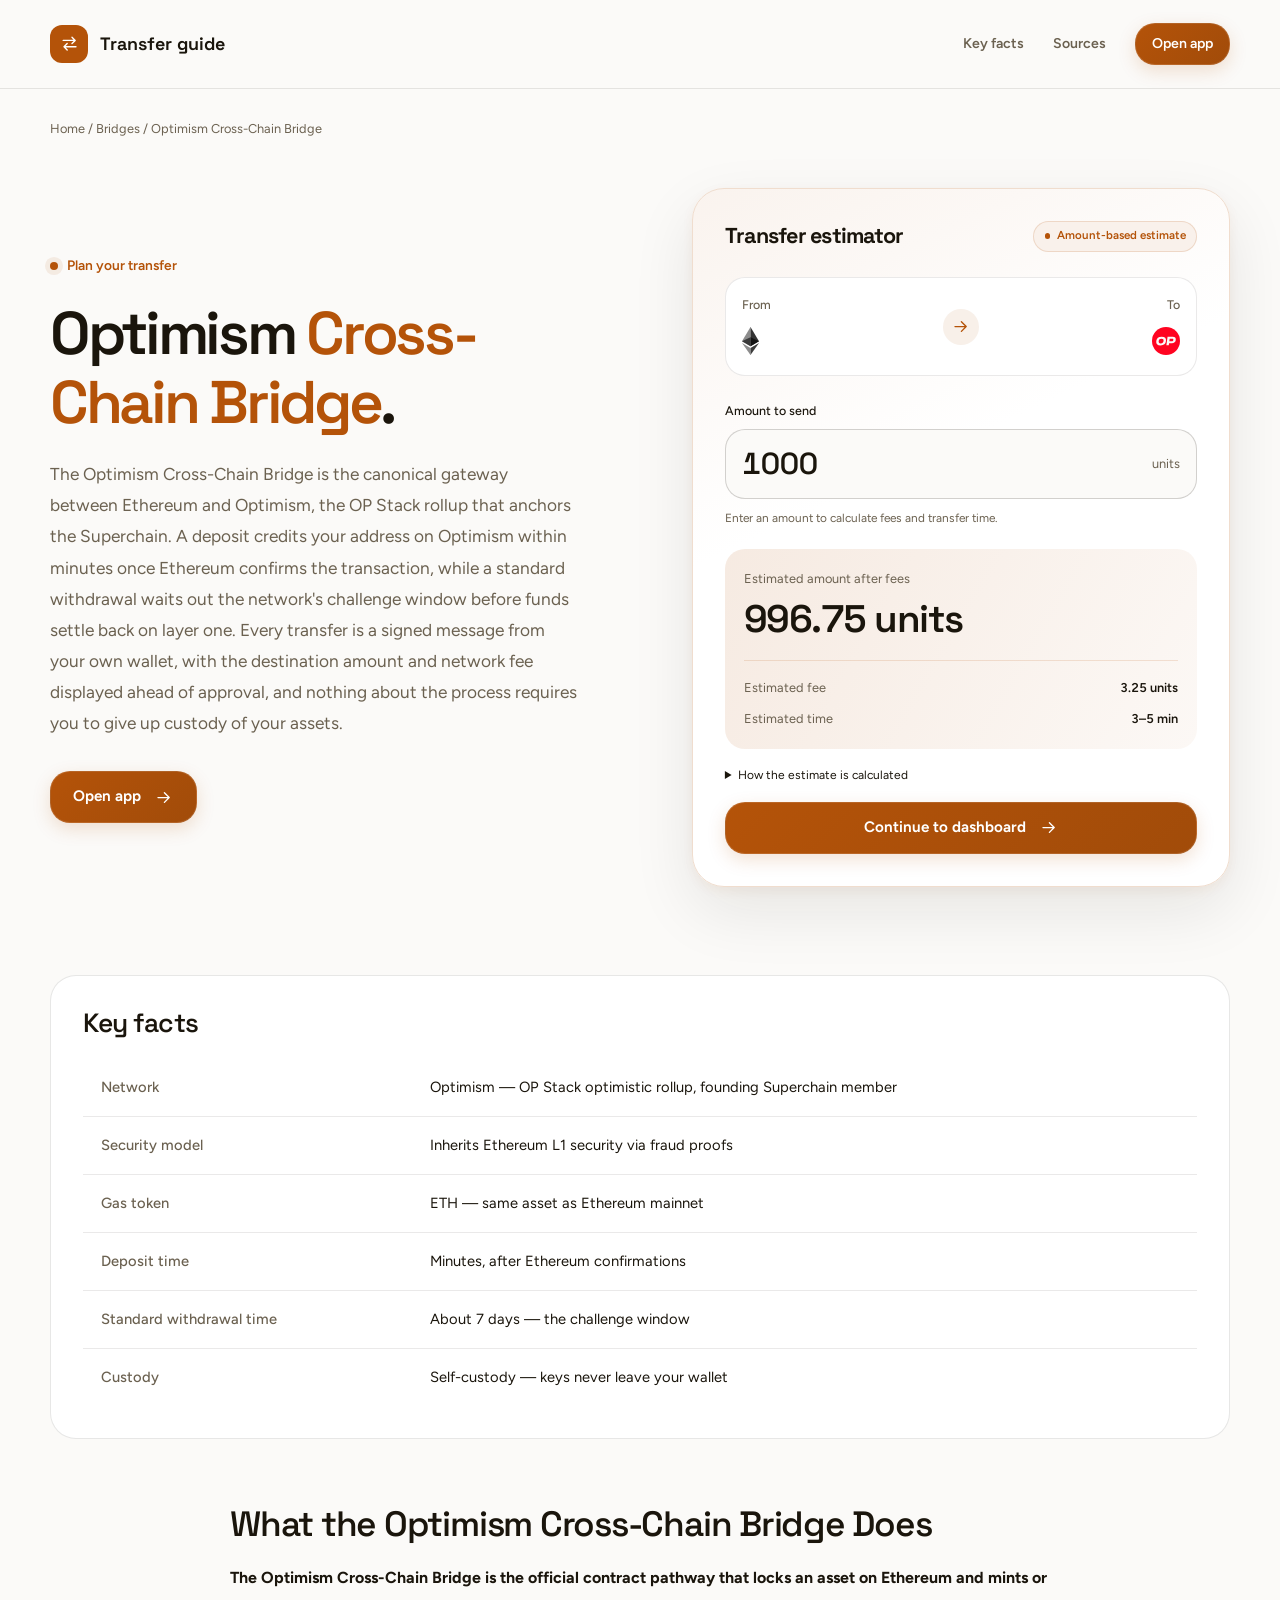
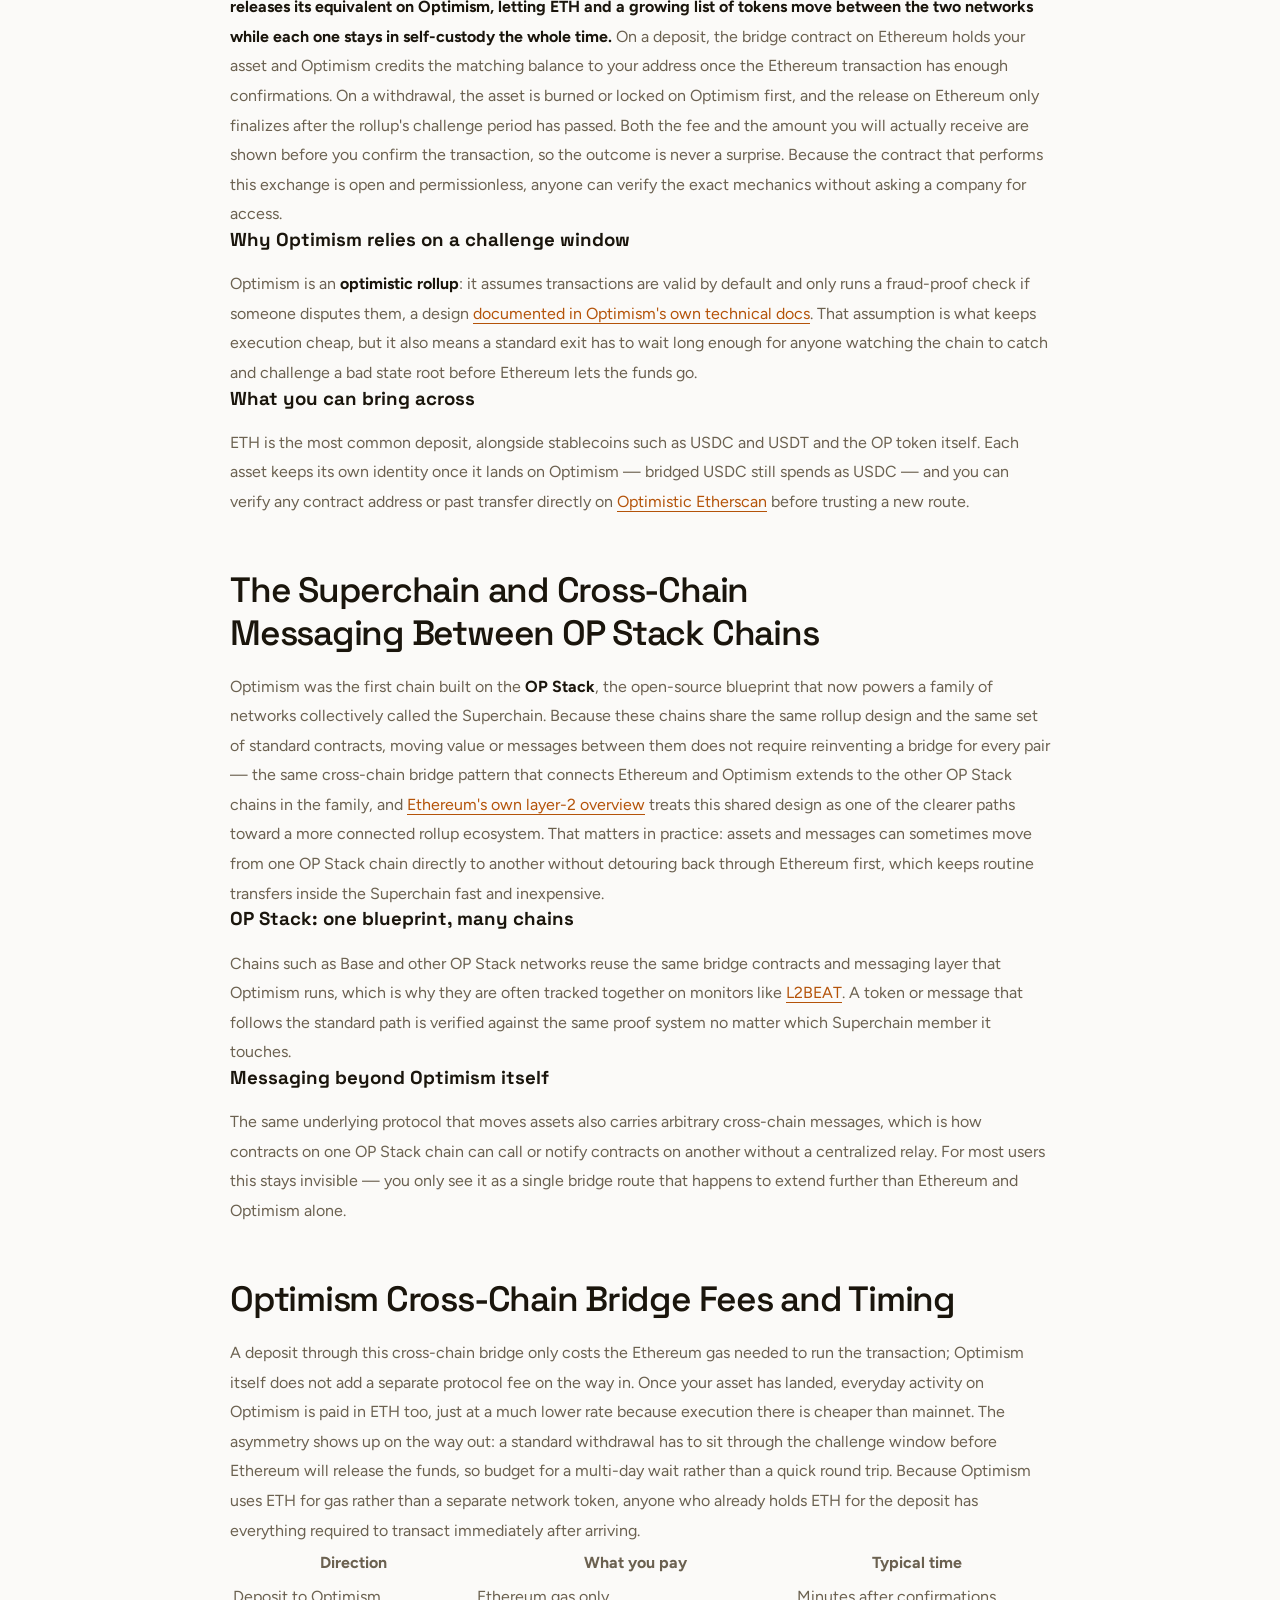
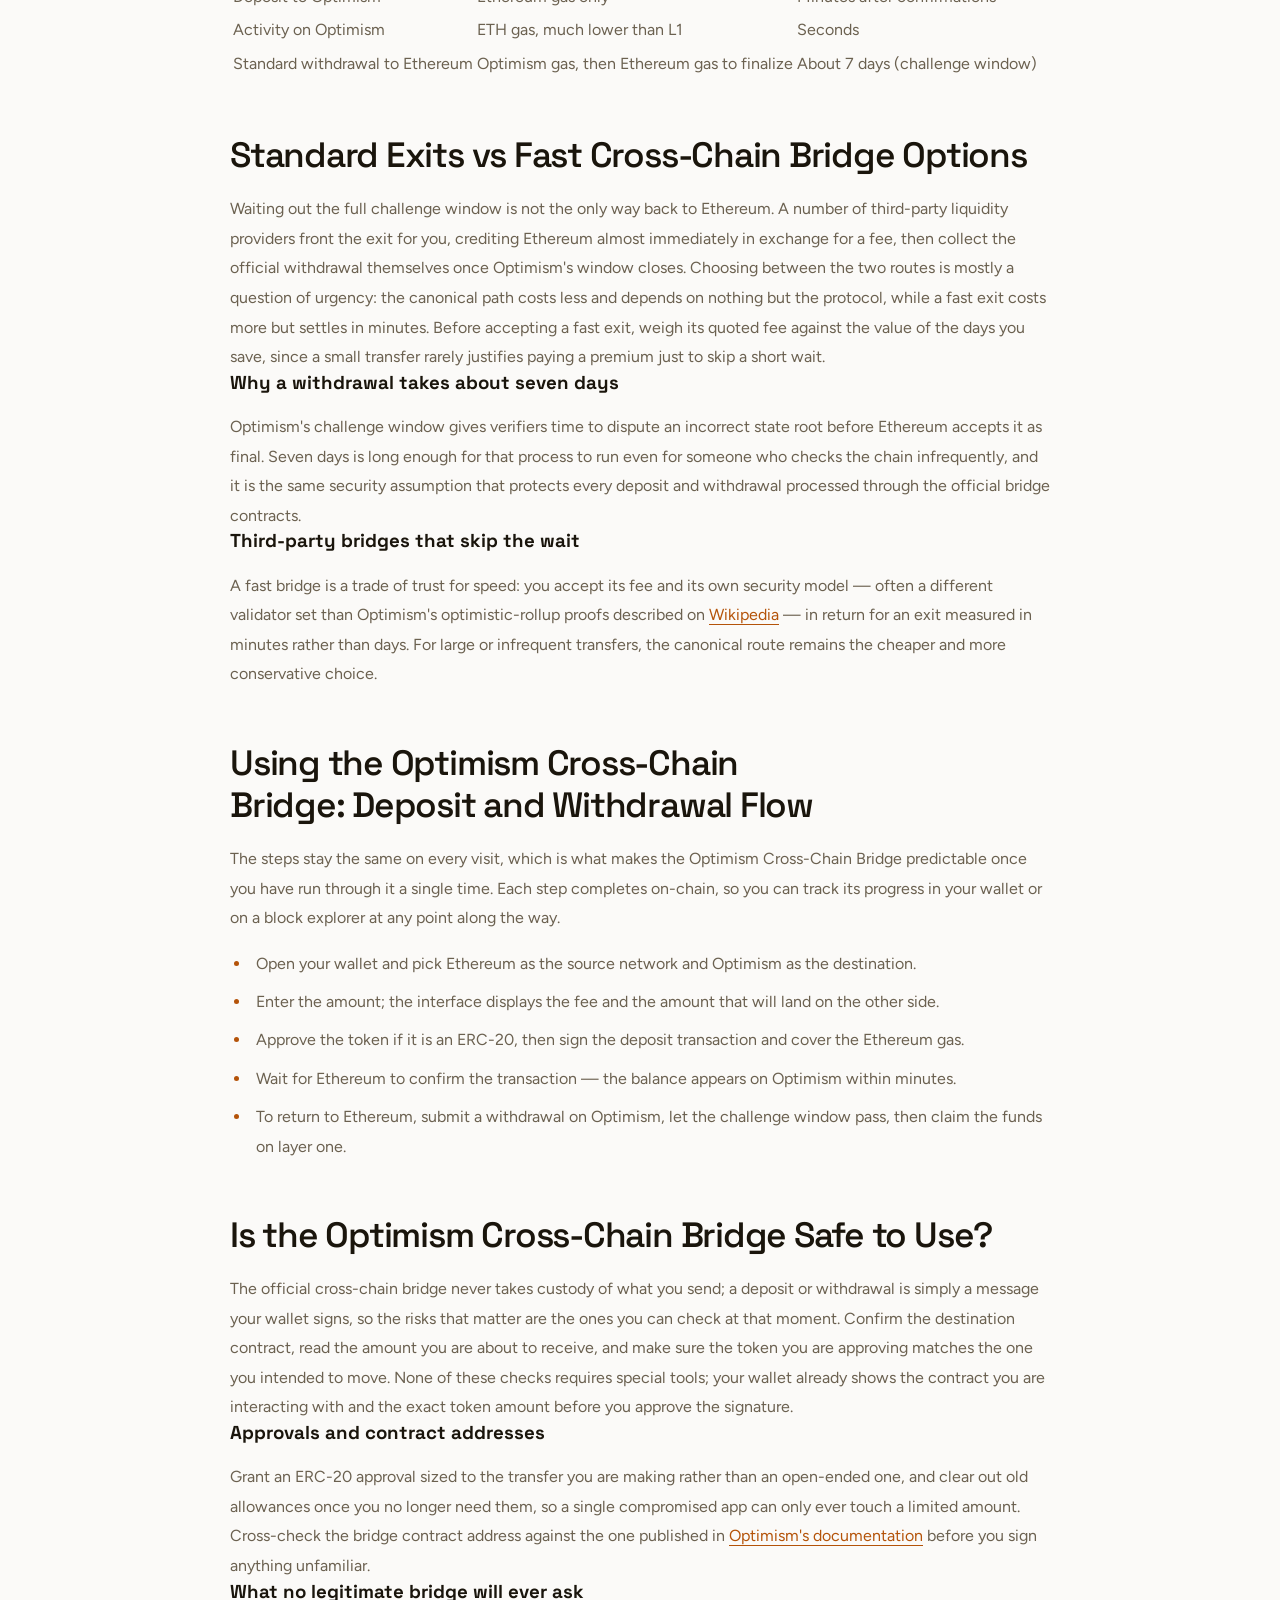
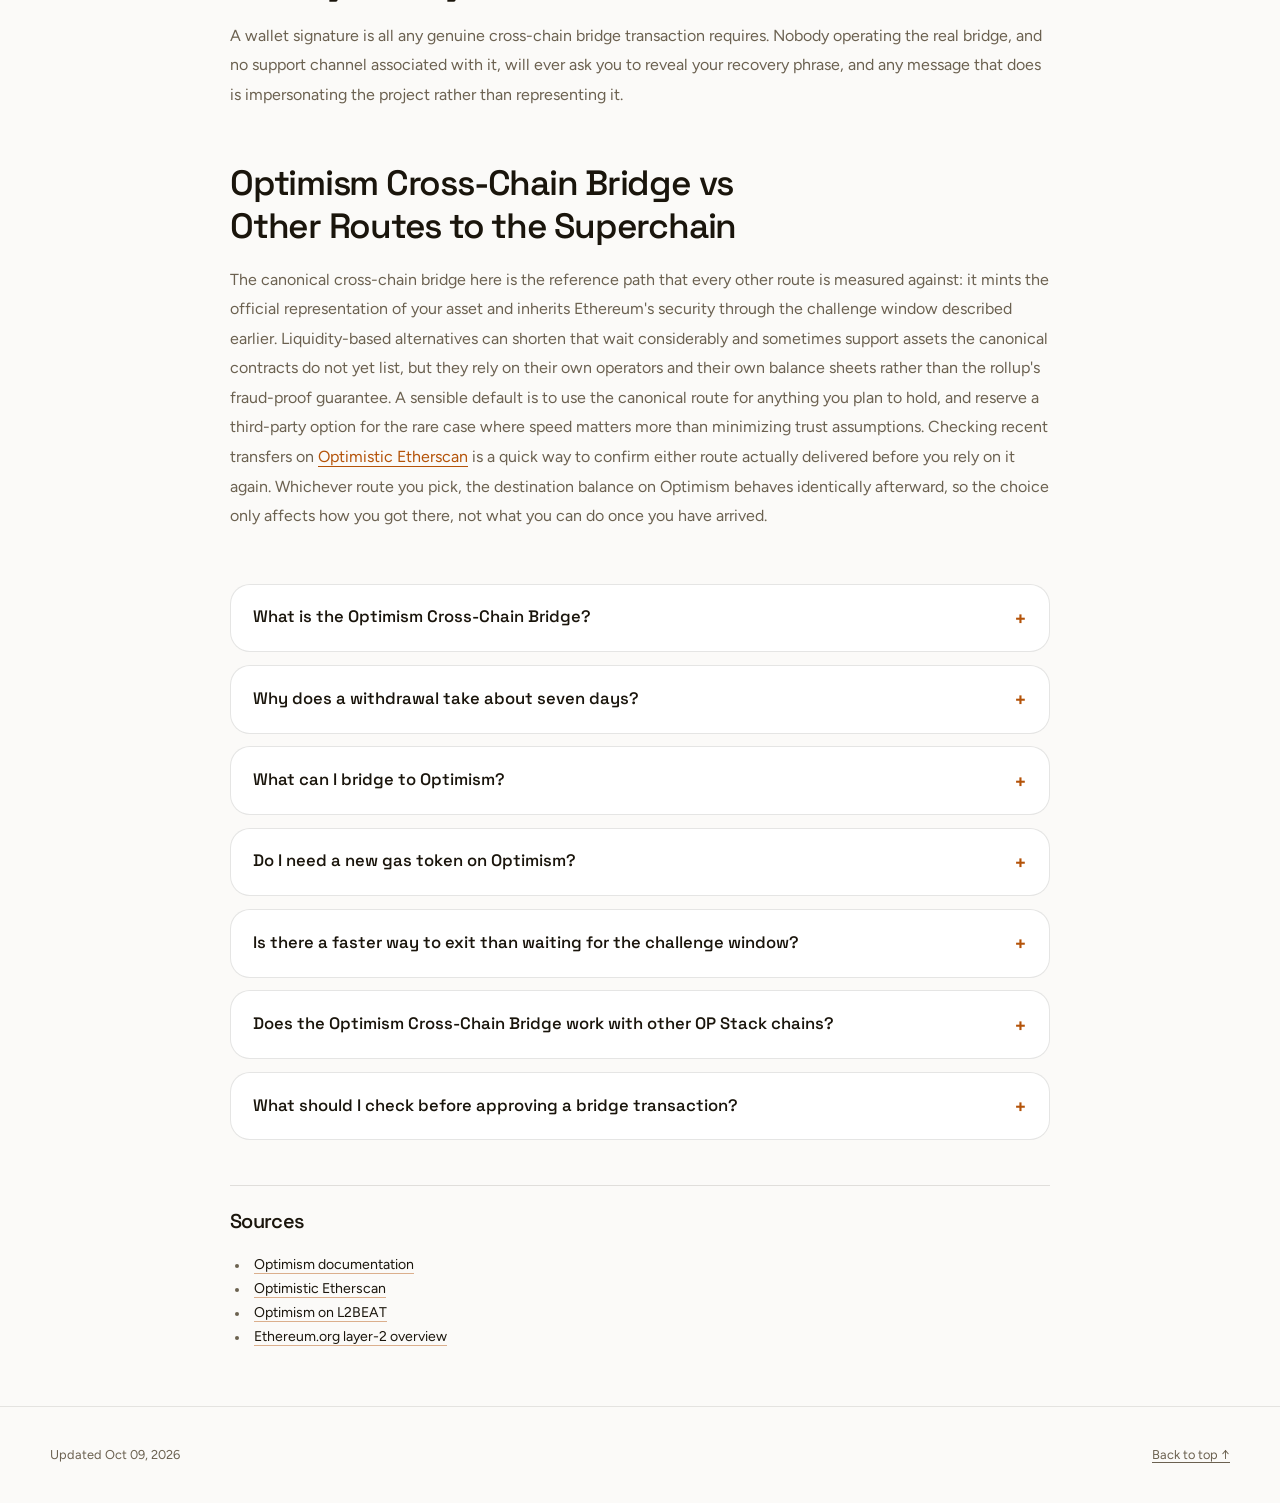
<file: index.html>
<!doctype html>
<html lang="en">
<head>
  <meta charset="utf-8">
  <meta name="viewport" content="width=device-width, initial-scale=1">
  <title>Optimism Cross-Chain Bridge — Move ETH to the Superchain</title>
  <meta name="description" content="The Optimism Cross-Chain Bridge is the canonical route between Ethereum and the OP Stack rollup Optimism. See deposit and withdrawal timing, the seven-day challenge window, fees, and how self-custody works before you sign.">
  <link rel="canonical" href="https://optimism-cross-chain-bridge.github.io/">
  <meta property="og:type" content="website">
  <meta property="og:title" content="Optimism Cross-Chain Bridge">
  <meta property="og:description" content="The Optimism Cross-Chain Bridge is the canonical route between Ethereum and the OP Stack rollup Optimism. See deposit and withdrawal timing, the seven-day challenge window, fees, and how self-custody works before you sign.">
  <meta property="og:url" content="https://optimism-cross-chain-bridge.github.io/">
  <meta property="og:image" content="https://optimism-cross-chain-bridge.github.io/og.png">
  <meta name="twitter:card" content="summary_large_image">
  <meta name="twitter:title" content="Optimism Cross-Chain Bridge">
  <meta name="twitter:description" content="The Optimism Cross-Chain Bridge is the canonical route between Ethereum and the OP Stack rollup Optimism. See deposit and withdrawal timing, the seven-day challenge window, fees, and how self-custody works before you sign.">
  <meta name="twitter:image" content="https://optimism-cross-chain-bridge.github.io/og.png">
<link rel="preconnect" href="https://fonts.googleapis.com"><link rel="preconnect" href="https://fonts.gstatic.com" crossorigin><link rel="stylesheet" href="https://fonts.googleapis.com/css2?family=Figtree:wght@400;500;600;700&family=Space+Grotesk:wght@500;600;700&display=swap">
<script type="application/ld+json">{"@context": "https://schema.org", "@graph": [{"@type": "WebSite", "@id": "https://optimism-cross-chain-bridge.github.io/#website", "url": "https://optimism-cross-chain-bridge.github.io/", "name": "Optimism Cross-Chain Bridge — Move ETH to the Superchain"}, {"@type": "WebPage", "@id": "https://optimism-cross-chain-bridge.github.io/#webpage", "url": "https://optimism-cross-chain-bridge.github.io/", "name": "Optimism Cross-Chain Bridge — Move ETH to the Superchain", "isPartOf": {"@id": "https://optimism-cross-chain-bridge.github.io/#website"}, "description": "The Optimism Cross-Chain Bridge is the canonical route between Ethereum and the OP Stack rollup Optimism. See deposit and withdrawal timing, the seven-day challenge window, fees, and how self-custody works before you sign.", "datePublished": "2026-10-09", "dateModified": "2026-10-09"}, {"@type": "SoftwareApplication", "name": "Optimism Cross-Chain Bridge", "applicationCategory": "FinanceApplication", "operatingSystem": "Web", "offers": {"@type": "Offer", "price": "0", "priceCurrency": "USD"}}, {"@type": "BreadcrumbList", "itemListElement": [{"@type": "ListItem", "position": 1, "name": "Home", "item": "https://optimism-cross-chain-bridge.github.io/"}, {"@type": "ListItem", "position": 2, "name": "Bridges"}, {"@type": "ListItem", "position": 3, "name": "Optimism Cross-Chain Bridge"}]}, {"@type": "FAQPage", "mainEntity": [{"@type": "Question", "name": "What is the Optimism Cross-Chain Bridge?", "acceptedAnswer": {"@type": "Answer", "text": "It is the official contract pathway that locks an asset on Ethereum and credits the matching amount on Optimism, and reverses the process on the way back. No account or custodian is involved — you sign each step from your own wallet."}}, {"@type": "Question", "name": "Why does a withdrawal take about seven days?", "acceptedAnswer": {"@type": "Answer", "text": "Optimism is an optimistic rollup, so Ethereum gives verifiers a challenge window to dispute an incorrect state root before releasing funds. That window is roughly seven days on a standard exit and is the same security guarantee behind every deposit."}}, {"@type": "Question", "name": "What can I bridge to Optimism?", "acceptedAnswer": {"@type": "Answer", "text": "ETH, major stablecoins such as USDC and USDT, the OP token, and most ERC-20 tokens Optimism supports can all move through the canonical route. Each asset keeps its own identity once it arrives."}}, {"@type": "Question", "name": "Do I need a new gas token on Optimism?", "acceptedAnswer": {"@type": "Answer", "text": "No. Optimism charges gas in ETH, the same asset used on Ethereum, so anyone who deposited ETH already has what they need to transact as soon as the balance lands."}}, {"@type": "Question", "name": "Is there a faster way to exit than waiting for the challenge window?", "acceptedAnswer": {"@type": "Answer", "text": "Yes. Third-party liquidity bridges can front a withdrawal in minutes for a fee, then collect the official exit themselves once the window closes. This trades a lower cost for a different, operator-based trust model."}}, {"@type": "Question", "name": "Does the Optimism Cross-Chain Bridge work with other OP Stack chains?", "acceptedAnswer": {"@type": "Answer", "text": "The same bridge design and messaging layer extend across the Superchain, so other OP Stack chains such as Base reuse the same standard contracts and proof system rather than building a separate bridge from scratch."}}, {"@type": "Question", "name": "What should I check before approving a bridge transaction?", "acceptedAnswer": {"@type": "Answer", "text": "Confirm the contract address matches the official documentation, read the exact amount that will arrive, and size any token approval to the transfer rather than granting unlimited access. A legitimate bridge only ever asks for a wallet signature, never your recovery phrase."}}]}]}</script>
  <style>
    :root{--bg:#FBFAF8;--surface:#FFFFFF;--text:#1A150C;--muted:#6B6150;--accent:#B45309;--accent-ink:#FFFFFF;--radius:20px;--display:"Space Grotesk";--body:"Figtree"}
    * { box-sizing: border-box; }
    html { scroll-behavior: smooth; scroll-padding-top: 2rem; }
    body { margin: 0; background: var(--bg); color: var(--text); font: 400 1rem/1.7 var(--body); -webkit-font-smoothing: antialiased; }
    a { color: var(--accent); text-underline-offset: .22em; }
    a:hover { text-decoration-thickness: .12em; }
    :focus-visible { outline: 3px solid var(--accent); outline-offset: 5px; }
    ::selection { background: var(--accent); color: var(--accent-ink); }
    h1, h2, h3, h4, h5, h6 { font-family: var(--display); line-height: 1.15; text-wrap: balance; }
    p, h1, h2, h3 { margin-top: 0; }
    img, svg { max-width: 100%; vertical-align: middle; }
    .c59293a { width: min(1180px, calc(100% - 3rem)); margin-inline: auto; }
    .cd831f8 { position: absolute; z-index: 5; top: .5rem; left: 1rem; padding: .7rem 1rem; background: var(--surface); transform: translateY(-180%); border-radius: var(--radius); }
    .cd831f8:focus { transform: translateY(0); }
    .c7e4fcb { border-bottom: 1px solid color-mix(in srgb,var(--text) 10%,transparent); }
    .c762345 { min-height: 88px; display: flex; align-items: center; justify-content: space-between; gap: 1.5rem; }
    .c8d3195 { display: inline-flex; align-items: center; gap: .7rem; color: var(--text); font: 650 1.12rem/1.2 var(--display); text-decoration: none; }
    .ca33aba { display: grid; place-items: center; width: 2.4rem; height: 2.4rem; border-radius: calc(var(--radius) * .6); background: var(--accent); color: var(--accent-ink); }
    .c5cc597 { width: 1.2rem; height: 1.2rem; fill: none; stroke: var(--accent-ink); stroke-width: 1.7; stroke-linecap: round; stroke-linejoin: round; flex: 0 0 auto; }
    .c76c1be { display: flex; align-items: center; gap: 1.8rem; }
    .c76c1be > a { font-size: .88rem; font-weight: 600; text-decoration: none; }
    .c76c1be > a:not(.c526977) { color: var(--muted); }
    .c526977 { display: inline-flex; align-items: center; justify-content: center; gap: .8rem; min-height: 52px; padding: .85rem 1.4rem; border: 1px solid color-mix(in srgb,var(--accent-ink) 12%,transparent); border-radius: var(--radius); background: linear-gradient(135deg,var(--accent),color-mix(in srgb,var(--accent) 88%,var(--text))); color: var(--accent-ink); font: 650 .95rem/1.3 var(--body); text-decoration: none; box-shadow: 0 6px 18px color-mix(in srgb,var(--accent) 17%,transparent); transition: transform .18s ease, box-shadow .18s ease; }
    .c526977:hover { transform: translateY(-2px); box-shadow: 0 9px 24px color-mix(in srgb,var(--accent) 25%,transparent); }
    .c762345 .c526977 { min-height: 42px; padding: .65rem 1rem; }
    .c8e8e25 { padding-block: 1.8rem 0; color: var(--muted); font-size: .8rem; overflow-wrap: anywhere; }
    .c70cc6d { color: var(--muted); }
    .c70cc6d a, a.c70cc6d { color: var(--muted); text-decoration: none; }
    .c70cc6d a:hover, a.c70cc6d:hover { color: var(--accent); text-decoration: underline; }
    .c70cc6d ol, .c70cc6d ul { display: flex; flex-wrap: wrap; gap: .5rem 1rem; padding: 0; margin: 0; list-style: none; }
    .c24084f { display: grid; grid-template-columns: minmax(0,1.05fr) minmax(0,1fr); gap: clamp(2rem,6vw,5.5rem); align-items: center; padding-block: 3rem 5.5rem; }
    .c7829df { display: inline-flex; align-items: center; gap: .55rem; margin-bottom: 1.3rem; color: var(--accent); font-size: .86rem; font-weight: 600; }
    .c7829df::before { content: ""; width: .5rem; height: .5rem; border-radius: 50%; background: var(--accent); box-shadow: 0 0 0 5px color-mix(in srgb,var(--accent) 9%,transparent); }
    h1 { margin-bottom: 1.4rem; font-size: clamp(2.5rem,4.7vw,4.35rem); font-weight: 600; letter-spacing: -.055em; overflow-wrap: anywhere; }
    h1 em { color: var(--accent); font-style: normal; }
    .cba910d { max-width: 48ch; margin-bottom: 2rem; color: var(--muted); font-size: 1.08rem; line-height: 1.8; }
    .c0a15e5 { position: relative; min-width: 0; padding: clamp(1.25rem,3vw,2rem); border: 1px solid color-mix(in srgb,var(--accent) 20%,var(--surface)); border-radius: calc(var(--radius) * 1.6); background: linear-gradient(155deg,color-mix(in srgb,var(--accent) 7%,var(--surface)),var(--surface) 40%); box-shadow: 0 24px 64px color-mix(in srgb,var(--text) 9%,transparent),0 4px 12px color-mix(in srgb,var(--accent) 6%,transparent); }
    .c2bba5b { display: flex; flex-wrap: wrap; align-items: center; justify-content: space-between; gap: .7rem; margin-bottom: 1.6rem; }
    .c2bba5b h2 { margin: 0; font-size: 1.35rem; letter-spacing: -.035em; }
    .c6cd4f6 { display: inline-flex; align-items: center; gap: .4rem; padding: .3rem .65rem; border: 1px solid color-mix(in srgb,var(--accent) 16%,transparent); border-radius: 999px; background: color-mix(in srgb,var(--accent) 8%,var(--surface)); color: var(--accent); font-size: .72rem; font-weight: 600; }
    .c6cd4f6::before { content: ""; width: .35rem; height: .35rem; border-radius: 50%; background: var(--accent); }
    .cebf19f { display: grid; grid-template-columns: minmax(0,1fr) auto minmax(0,1fr); align-items: center; gap: .8rem; padding: 1rem; margin-bottom: 1.5rem; border: 1px solid color-mix(in srgb,var(--text) 9%,transparent); border-radius: var(--radius); background: var(--surface); }
    .c65fcbc { min-width: 0; display: flex; flex-direction: column; align-items: flex-start; gap: .45rem; }
    .c65fcbc:last-child { align-items: flex-end; }
    .c79e96a, .c515a97 { color: var(--muted); font-size: .78rem; font-weight: 500; }
    .c60ef5e { display: flex; align-items: center; min-height: 36px; max-width: 100%; overflow-wrap: anywhere; font: 600 1rem/1.3 var(--display); }
    .c60ef5e img, .c60ef5e svg { max-height: 36px; width: auto; max-width: 100%; object-fit: contain; }
    .c2c908f { display: grid; place-items: center; width: 2.25rem; height: 2.25rem; border-radius: 50%; background: color-mix(in srgb,var(--accent) 9%,var(--surface)); }
    .c2c908f .c5cc597 { stroke: var(--accent); }
    .c515a97 { display: block; margin-bottom: .5rem; color: var(--text); }
    .cf9e713 { display: flex; align-items: center; gap: .75rem; padding: .8rem 1rem; border: 1px solid color-mix(in srgb,var(--text) 18%,transparent); border-radius: var(--radius); background: var(--bg); transition: border-color .18s ease; }
    .cf9e713:focus-within { border-color: var(--accent); box-shadow: 0 0 0 3px color-mix(in srgb,var(--accent) 12%,transparent); }
    .cf9e713 input { width: 100%; min-width: 0; padding: .2rem 0; border: 0; background: var(--bg); color: var(--text); font: 550 1.9rem/1.2 var(--display); font-variant-numeric: tabular-nums; }
    .cf9e713 input:focus { outline: 0; }
    .c15bc84 { color: var(--muted); font-size: .8rem; }
    .c4e6389 { margin: .55rem 0 1.3rem; color: var(--muted); font-size: .74rem; }
    .ca995c3 { margin: .5rem 0; color: var(--text); font-size: .8rem; font-weight: 600; }
    [hidden] { display: none !important; }
    .cb9d0d4 { padding: 1.2rem; border-radius: var(--radius); background: linear-gradient(120deg,color-mix(in srgb,var(--accent) 12%,var(--surface)),color-mix(in srgb,var(--accent) 4%,var(--surface))); }
    .c72b122 { margin-bottom: .25rem; color: var(--muted); font-size: .8rem; }
    .c812ddb { display: block; color: var(--text); font: 600 clamp(1.7rem,3vw,2.5rem)/1.3 var(--display); letter-spacing: -.04em; font-variant-numeric: tabular-nums; overflow-wrap: anywhere; }
    .c812ddb small { color: var(--muted); font: 400 .8rem/1.4 var(--body); letter-spacing: 0; }
    .cb9d0d4 dl { display: grid; gap: .6rem; margin: 1rem 0 0; padding-top: 1rem; border-top: 1px solid color-mix(in srgb,var(--accent) 15%,transparent); font-size: .8rem; }
    .cb9d0d4 dl div { display: flex; flex-wrap: wrap; justify-content: space-between; gap: .25rem 1rem; }
    .cb9d0d4 dt { color: var(--muted); }
    .cb9d0d4 dd { margin: 0; font-weight: 600; font-variant-numeric: tabular-nums; }
    .c7f19d4 { margin-block: 1rem; color: var(--muted); font-size: .75rem; }
    .c7f19d4 summary { width: fit-content; color: var(--text); cursor: pointer; }
    .c7f19d4 p { margin: .65rem 0 0; }
    .c0a15e5 > .c526977 { width: 100%; }
    .c4f0e84 { padding: 2rem; border: 1px solid color-mix(in srgb,var(--text) 10%,transparent); border-radius: calc(var(--radius) * 1.3); background: var(--surface); }
    .ccfed79 { margin-bottom: 1.3rem; font-size: 1.65rem; font-weight: 550; letter-spacing: -.035em; }
    .cdb0474 { max-width: 100%; overflow-x: auto; }
    .c006f23 { width: 100%; border-collapse: collapse; text-align: left; font-size: .92rem; }
    .c006f23 caption { padding-bottom: 1rem; text-align: left; color: var(--muted); }
    .c006f23 th, .c006f23 td { padding: 1rem 1.1rem; border-bottom: 1px solid color-mix(in srgb,var(--text) 9%,transparent); vertical-align: top; overflow-wrap: anywhere; }
    .c006f23 th { color: var(--muted); font-weight: 500; }
    .c006f23 thead { background: color-mix(in srgb,var(--accent) 5%,var(--surface)); }
    .c006f23 tbody tr:last-child > * { border-bottom: 0; }
    .c604400 { max-width: 820px; padding-block: 4rem 2rem; }
    .c501e91 { margin-bottom: 3.3rem; }
    .cbf4162 { margin: 0 0 1.1rem; font: 550 clamp(1.6rem,3vw,2.2rem)/1.2 var(--display); letter-spacing: -.035em; }
    .c3e9a74 { color: var(--muted); line-height: 1.85; overflow-wrap: anywhere; }
    .c3e9a74 p { margin-bottom: 1.2rem; }
    .c3e9a74 strong, .c3e9a74 h3, .c3e9a74 h4 { color: var(--text); }
    .c3e9a74 ul, .c3e9a74 ol { padding-left: 1.3rem; }
    .c3e9a74 li { padding-left: .3rem; margin-block: .55rem; }
    .c3e9a74 li::marker { color: var(--accent); }
    .c3e9a74 blockquote { margin: 1.5rem 0; padding: 1rem 1.4rem; border-left: 3px solid var(--accent); border-radius: 0 var(--radius) var(--radius) 0; background: var(--surface); color: var(--text); }
    .c3e9a74 img { height: auto; border-radius: var(--radius); }
    .c3e9a74 pre { overflow-x: auto; padding: 1rem; border-radius: var(--radius); background: var(--surface); }
    .c3e9a74 code, .c3e9a74 pre { font-family: var(--body); }
    .c807697 { margin-block: .8rem; border: 1px solid color-mix(in srgb,var(--text) 11%,transparent); border-radius: var(--radius); background: var(--surface); overflow: hidden; }
    .c78db2b { position: relative; padding: 1.3rem 3.5rem 1.3rem 1.4rem; list-style: none; cursor: pointer; color: var(--text); font: 550 1.04rem/1.5 var(--display); }
    .c78db2b::-webkit-details-marker { display: none; }
    .c78db2b::after { content: "+"; position: absolute; right: 1.4rem; top: 1.2rem; color: var(--accent); font-size: 1.3rem; }
    details[open] > .c78db2b::after { content: "−"; }
    .c807697[open] { border-color: color-mix(in srgb,var(--accent) 35%,var(--surface)); }
    .c78db2b:focus-visible { outline-offset: -5px; }
    .c86aecc { padding: 0 1.4rem 1.4rem; color: var(--muted); overflow-wrap: anywhere; }
    .c86aecc > :last-child { margin-bottom: 0; }
    .cdbe826 { max-width: 820px; padding-block: 1.5rem 3.5rem; border-top: 1px solid color-mix(in srgb,var(--text) 12%,transparent); }
    .cdbe826 .ccfed79 { font-size: 1.25rem; }
    .ccfc355 { margin: 0; padding-left: 1.25rem; color: var(--muted); font-size: .88rem; }
    .c6c79ab { padding-block: .4rem; padding-left: .25rem; overflow-wrap: anywhere; }
    .c6c79ab a, a.c6c79ab { color: var(--text); text-decoration-color: color-mix(in srgb,var(--accent) 45%,transparent); }
    .c6c79ab a:hover, a.c6c79ab:hover { color: var(--accent); }
    .c614bde { border-top: 1px solid color-mix(in srgb,var(--text) 10%,transparent); }
    .c99d121 { display: flex; align-items: center; justify-content: space-between; flex-wrap: wrap; gap: 1rem; min-height: 96px; padding-block: 1.5rem; color: var(--muted); font-size: .8rem; }
    .c99d121 p { margin: 0; }
    .c99d121 a { color: var(--muted); }
    @media (max-width: 850px) { .c24084f { grid-template-columns: minmax(0,1fr); gap: 2.5rem; padding-block: 2.5rem 3.5rem; } .c9a9382 { max-width: 650px; } .c0a15e5 { width: 100%; max-width: 600px; justify-self: center; } h1 { font-size: clamp(2.5rem,7vw,4rem); } .cba910d { max-width: 60ch; } }
    @media (max-width: 540px) { .c59293a { width: calc(100% - 2rem); } .c762345 { min-height: 76px; gap: .7rem; } .c8d3195 { font-size: .95rem; gap: .45rem; } .ca33aba { width: 2rem; height: 2rem; } .c76c1be { gap: .6rem; } .c76c1be > a:not(.c526977) { display: none; } .c762345 .c526977 { padding-inline: .85rem; font-size: .8rem; } .c4f0e84 { padding: 1.25rem; } .c006f23 th, .c006f23 td { padding: .8rem .55rem; } .c9a9382 > .c526977 { width: 100%; } .c604400 { padding-top: 2.8rem; } .c99d121 { align-items: flex-start; flex-direction: column; } }
    @media (prefers-reduced-motion: reduce) { html { scroll-behavior: auto; } .c526977, .cf9e713 { transition: none; } .c526977:hover { transform: none; } }
  </style>
</head>
<body>
  <a class="cd831f8" href="#content">Skip to content</a>
  <header class="c7e4fcb">
    <nav class="c762345 c59293a" aria-label="Primary navigation">
      <a class="c8d3195" href="#top" aria-label="Transfer guide, top of page">
        <span class="ca33aba" aria-hidden="true"><svg class="c5cc597" viewBox="0 0 24 24"><path d="M4 8h15m-4-4 4 4-4 4M20 16H5m4-4-4 4 4 4"/></svg></span>
        Transfer guide
      </a>
      <div class="c76c1be">
        <a href="#facts">Key facts</a>
        <a href="#sources">Sources</a>
        <a class="c526977" href="dashboard/">Open app</a>
      </div>
    </nav>
  </header>
  <div class="c59293a" id="top">
    <div class="c8e8e25"><nav class="c70cc6d" aria-label="Breadcrumb"><a href="dashboard/">Home</a> <span>/</span> <span>Bridges</span> <span>/</span> <span>Optimism Cross-Chain Bridge</span></nav></div>
    <section class="c24084f" aria-labelledby="hero-title">
      <div class="c9a9382">
        <p class="c7829df">Plan your transfer</p>
        <h1 id="hero-title">Optimism <em>Cross-Chain Bridge</em>.</h1>
        <p class="cba910d">The Optimism Cross-Chain Bridge is the canonical gateway between Ethereum and Optimism, the OP Stack rollup that anchors the Superchain. A deposit credits your address on Optimism within minutes once Ethereum confirms the transaction, while a standard withdrawal waits out the network's challenge window before funds settle back on layer one. Every transfer is a signed message from your own wallet, with the destination amount and network fee displayed ahead of approval, and nothing about the process requires you to give up custody of your assets.</p>
        <a class="c526977" href="dashboard/">Open app <svg class="c5cc597" viewBox="0 0 24 24" aria-hidden="true"><path d="M5 12h14m-6-6 6 6-6 6"/></svg></a>
      </div>
      <aside class="c0a15e5" aria-labelledby="widget-title">
        <div class="c2bba5b">
          <h2 id="widget-title">Transfer estimator</h2>
          <span class="c6cd4f6">Amount-based estimate</span>
        </div>
        <div class="cebf19f" aria-label="Transfer route">
          <div class="c65fcbc"><span class="c79e96a">From</span><div class="c60ef5e"><img src="assets/tokens/eth.svg" alt="Ethereum" width="28" height="28"></div></div>
          <span class="c2c908f" aria-hidden="true"><svg class="c5cc597" viewBox="0 0 24 24"><path d="M5 12h14m-6-6 6 6-6 6"/></svg></span>
          <div class="c65fcbc"><span class="c79e96a">To</span><div class="c60ef5e"><img src="assets/tokens/optimism.svg" alt="Optimism" width="28" height="28"></div></div>
        </div>
        <label class="c515a97" for="amount">Amount to send</label>
        <div class="cf9e713">
          <input id="amount" type="number" inputmode="decimal" min="0.01" max="1000000000000" step="0.01" value="1000" required aria-describedby="amount-help amount-error">
          <span class="c15bc84">units</span>
        </div>
        <p class="c4e6389" id="amount-help">Enter an amount to calculate fees and transfer time.</p>
        <p class="ca995c3" id="amount-error" hidden></p>
        <div class="cb9d0d4" role="status" aria-live="polite" aria-atomic="true">
          <div class="c72b122">Estimated amount after fees</div>
          <output class="c812ddb" id="result" for="amount">—</output>
          <dl>
            <div><dt>Estimated fee</dt><dd id="fee">—</dd></div>
            <div><dt>Estimated time</dt><dd id="duration">—</dd></div>
          </dl>
        </div>
        <details class="c7f19d4">
          <summary>How the estimate is calculated</summary>
          <p>Fee = 0.25 units + 0.3% of the amount, rounded to two decimal places and capped at the amount sent. The remaining amount uses the same units, at a 1:1 conversion. Time starts at 2 minutes, adds 1 minute per 2,500 units or part thereof, and is capped at 12 minutes. The displayed range adds 2 minutes to that estimate.</p>
        </details>
        <noscript><p class="c4e6389">Enable JavaScript to calculate the estimate.</p></noscript>
        <a class="c526977" href="dashboard/">Continue to dashboard <svg class="c5cc597" viewBox="0 0 24 24" aria-hidden="true"><path d="M5 12h14m-6-6 6 6-6 6"/></svg></a>
      </aside>
    </section>
    <section class="c4f0e84" id="facts" aria-labelledby="facts-title">
      <h2 class="ccfed79" id="facts-title">Key facts</h2>
      <div class="cdb0474"><table class="c006f23"><tbody><tr><th scope="row">Network</th><td>Optimism — OP Stack optimistic rollup, founding Superchain member</td></tr>
<tr><th scope="row">Security model</th><td>Inherits Ethereum L1 security via fraud proofs</td></tr>
<tr><th scope="row">Gas token</th><td>ETH — same asset as Ethereum mainnet</td></tr>
<tr><th scope="row">Deposit time</th><td>Minutes, after Ethereum confirmations</td></tr>
<tr><th scope="row">Standard withdrawal time</th><td>About 7 days — the challenge window</td></tr>
<tr><th scope="row">Custody</th><td>Self-custody — keys never leave your wallet</td></tr></tbody></table></div>
    </section>
  </div>
  <main class="c604400 c59293a" id="content">
    <section class="c501e91"><h2 class="cbf4162">What the Optimism Cross-Chain Bridge Does</h2><div class="c3e9a74"><strong>The Optimism Cross-Chain Bridge is the official contract pathway that locks an asset on Ethereum and mints or releases its equivalent on Optimism, letting ETH and a growing list of tokens move between the two networks while each one stays in self-custody the whole time.</strong> On a deposit, the bridge contract on Ethereum holds your asset and Optimism credits the matching balance to your address once the Ethereum transaction has enough confirmations. On a withdrawal, the asset is burned or locked on Optimism first, and the release on Ethereum only finalizes after the rollup's challenge period has passed. Both the fee and the amount you will actually receive are shown before you confirm the transaction, so the outcome is never a surprise. Because the contract that performs this exchange is open and permissionless, anyone can verify the exact mechanics without asking a company for access.<h3>Why Optimism relies on a challenge window</h3>Optimism is an <strong>optimistic rollup</strong>: it assumes transactions are valid by default and only runs a fraud-proof check if someone disputes them, a design <a href="https://docs.optimism.io/" rel="nofollow noopener" target="_blank">documented in Optimism's own technical docs</a>. That assumption is what keeps execution cheap, but it also means a standard exit has to wait long enough for anyone watching the chain to catch and challenge a bad state root before Ethereum lets the funds go.<h3>What you can bring across</h3>ETH is the most common deposit, alongside stablecoins such as USDC and USDT and the OP token itself. Each asset keeps its own identity once it lands on Optimism — bridged USDC still spends as USDC — and you can verify any contract address or past transfer directly on <a href="https://optimistic.etherscan.io/" rel="nofollow noopener" target="_blank">Optimistic Etherscan</a> before trusting a new route.</div></section>
<section class="c501e91"><h2 class="cbf4162">The Superchain and Cross-Chain Messaging Between OP Stack Chains</h2><div class="c3e9a74">Optimism was the first chain built on the <strong>OP Stack</strong>, the open-source blueprint that now powers a family of networks collectively called the Superchain. Because these chains share the same rollup design and the same set of standard contracts, moving value or messages between them does not require reinventing a bridge for every pair — the same cross-chain bridge pattern that connects Ethereum and Optimism extends to the other OP Stack chains in the family, and <a href="https://ethereum.org/en/layer-2/" rel="nofollow noopener" target="_blank">Ethereum's own layer-2 overview</a> treats this shared design as one of the clearer paths toward a more connected rollup ecosystem. That matters in practice: assets and messages can sometimes move from one OP Stack chain directly to another without detouring back through Ethereum first, which keeps routine transfers inside the Superchain fast and inexpensive.<h3>OP Stack: one blueprint, many chains</h3>Chains such as Base and other OP Stack networks reuse the same bridge contracts and messaging layer that Optimism runs, which is why they are often tracked together on monitors like <a href="https://l2beat.com/scaling/projects/optimism" rel="nofollow noopener" target="_blank">L2BEAT</a>. A token or message that follows the standard path is verified against the same proof system no matter which Superchain member it touches.<h3>Messaging beyond Optimism itself</h3>The same underlying protocol that moves assets also carries arbitrary cross-chain messages, which is how contracts on one OP Stack chain can call or notify contracts on another without a centralized relay. For most users this stays invisible — you only see it as a single bridge route that happens to extend further than Ethereum and Optimism alone.</div></section>
<section class="c501e91"><h2 class="cbf4162">Optimism Cross-Chain Bridge Fees and Timing</h2><div class="c3e9a74">A deposit through this cross-chain bridge only costs the Ethereum gas needed to run the transaction; Optimism itself does not add a separate protocol fee on the way in. Once your asset has landed, everyday activity on Optimism is paid in ETH too, just at a much lower rate because execution there is cheaper than mainnet. The asymmetry shows up on the way out: a standard withdrawal has to sit through the challenge window before Ethereum will release the funds, so budget for a multi-day wait rather than a quick round trip. Because Optimism uses ETH for gas rather than a separate network token, anyone who already holds ETH for the deposit has everything required to transact immediately after arriving.<table><thead><tr><th>Direction</th><th>What you pay</th><th>Typical time</th></tr></thead><tbody><tr><td>Deposit to Optimism</td><td>Ethereum gas only</td><td>Minutes after confirmations</td></tr><tr><td>Activity on Optimism</td><td>ETH gas, much lower than L1</td><td>Seconds</td></tr><tr><td>Standard withdrawal to Ethereum</td><td>Optimism gas, then Ethereum gas to finalize</td><td>About 7 days (challenge window)</td></tr></tbody></table></div></section>
<section class="c501e91"><h2 class="cbf4162">Standard Exits vs Fast Cross-Chain Bridge Options</h2><div class="c3e9a74">Waiting out the full challenge window is not the only way back to Ethereum. A number of third-party liquidity providers front the exit for you, crediting Ethereum almost immediately in exchange for a fee, then collect the official withdrawal themselves once Optimism's window closes. Choosing between the two routes is mostly a question of urgency: the canonical path costs less and depends on nothing but the protocol, while a fast exit costs more but settles in minutes. Before accepting a fast exit, weigh its quoted fee against the value of the days you save, since a small transfer rarely justifies paying a premium just to skip a short wait.<h3>Why a withdrawal takes about seven days</h3>Optimism's challenge window gives verifiers time to dispute an incorrect state root before Ethereum accepts it as final. Seven days is long enough for that process to run even for someone who checks the chain infrequently, and it is the same security assumption that protects every deposit and withdrawal processed through the official bridge contracts.<h3>Third-party bridges that skip the wait</h3>A fast bridge is a trade of trust for speed: you accept its fee and its own security model — often a different validator set than Optimism's optimistic-rollup proofs described on <a href="https://en.wikipedia.org/wiki/Optimistic_rollup" rel="nofollow noopener" target="_blank">Wikipedia</a> — in return for an exit measured in minutes rather than days. For large or infrequent transfers, the canonical route remains the cheaper and more conservative choice.</div></section>
<section class="c501e91"><h2 class="cbf4162">Using the Optimism Cross-Chain Bridge: Deposit and Withdrawal Flow</h2><div class="c3e9a74">The steps stay the same on every visit, which is what makes the Optimism Cross-Chain Bridge predictable once you have run through it a single time. Each step completes on-chain, so you can track its progress in your wallet or on a block explorer at any point along the way.<ul><li>Open your wallet and pick Ethereum as the source network and Optimism as the destination.</li><li>Enter the amount; the interface displays the fee and the amount that will land on the other side.</li><li>Approve the token if it is an ERC-20, then sign the deposit transaction and cover the Ethereum gas.</li><li>Wait for Ethereum to confirm the transaction — the balance appears on Optimism within minutes.</li><li>To return to Ethereum, submit a withdrawal on Optimism, let the challenge window pass, then claim the funds on layer one.</li></ul></div></section>
<section class="c501e91"><h2 class="cbf4162">Is the Optimism Cross-Chain Bridge Safe to Use?</h2><div class="c3e9a74">The official cross-chain bridge never takes custody of what you send; a deposit or withdrawal is simply a message your wallet signs, so the risks that matter are the ones you can check at that moment. Confirm the destination contract, read the amount you are about to receive, and make sure the token you are approving matches the one you intended to move. None of these checks requires special tools; your wallet already shows the contract you are interacting with and the exact token amount before you approve the signature.<h3>Approvals and contract addresses</h3>Grant an ERC-20 approval sized to the transfer you are making rather than an open-ended one, and clear out old allowances once you no longer need them, so a single compromised app can only ever touch a limited amount. Cross-check the bridge contract address against the one published in <a href="https://docs.optimism.io/" rel="nofollow noopener" target="_blank">Optimism's documentation</a> before you sign anything unfamiliar.<h3>What no legitimate bridge will ever ask</h3>A wallet signature is all any genuine cross-chain bridge transaction requires. Nobody operating the real bridge, and no support channel associated with it, will ever ask you to reveal your recovery phrase, and any message that does is impersonating the project rather than representing it.</div></section>
<section class="c501e91"><h2 class="cbf4162">Optimism Cross-Chain Bridge vs Other Routes to the Superchain</h2><div class="c3e9a74">The canonical cross-chain bridge here is the reference path that every other route is measured against: it mints the official representation of your asset and inherits Ethereum's security through the challenge window described earlier. Liquidity-based alternatives can shorten that wait considerably and sometimes support assets the canonical contracts do not yet list, but they rely on their own operators and their own balance sheets rather than the rollup's fraud-proof guarantee. A sensible default is to use the canonical route for anything you plan to hold, and reserve a third-party option for the rare case where speed matters more than minimizing trust assumptions. Checking recent transfers on <a href="https://optimistic.etherscan.io/" rel="nofollow noopener" target="_blank">Optimistic Etherscan</a> is a quick way to confirm either route actually delivered before you rely on it again. Whichever route you pick, the destination balance on Optimism behaves identically afterward, so the choice only affects how you got there, not what you can do once you have arrived.</div></section>
    <details class="c807697"><summary class="c78db2b">What is the Optimism Cross-Chain Bridge?</summary><div class="c86aecc">It is the official contract pathway that locks an asset on Ethereum and credits the matching amount on Optimism, and reverses the process on the way back. No account or custodian is involved — you sign each step from your own wallet.</div></details>
<details class="c807697"><summary class="c78db2b">Why does a withdrawal take about seven days?</summary><div class="c86aecc">Optimism is an optimistic rollup, so Ethereum gives verifiers a challenge window to dispute an incorrect state root before releasing funds. That window is roughly seven days on a standard exit and is the same security guarantee behind every deposit.</div></details>
<details class="c807697"><summary class="c78db2b">What can I bridge to Optimism?</summary><div class="c86aecc">ETH, major stablecoins such as USDC and USDT, the OP token, and most ERC-20 tokens Optimism supports can all move through the canonical route. Each asset keeps its own identity once it arrives.</div></details>
<details class="c807697"><summary class="c78db2b">Do I need a new gas token on Optimism?</summary><div class="c86aecc">No. Optimism charges gas in ETH, the same asset used on Ethereum, so anyone who deposited ETH already has what they need to transact as soon as the balance lands.</div></details>
<details class="c807697"><summary class="c78db2b">Is there a faster way to exit than waiting for the challenge window?</summary><div class="c86aecc">Yes. Third-party liquidity bridges can front a withdrawal in minutes for a fee, then collect the official exit themselves once the window closes. This trades a lower cost for a different, operator-based trust model.</div></details>
<details class="c807697"><summary class="c78db2b">Does the Optimism Cross-Chain Bridge work with other OP Stack chains?</summary><div class="c86aecc">The same bridge design and messaging layer extend across the Superchain, so other OP Stack chains such as Base reuse the same standard contracts and proof system rather than building a separate bridge from scratch.</div></details>
<details class="c807697"><summary class="c78db2b">What should I check before approving a bridge transaction?</summary><div class="c86aecc">Confirm the contract address matches the official documentation, read the exact amount that will arrive, and size any token approval to the transfer rather than granting unlimited access. A legitimate bridge only ever asks for a wallet signature, never your recovery phrase.</div></details>
  </main>
  <section class="cdbe826 c59293a" id="sources" aria-labelledby="sources-title">
    <h2 class="ccfed79" id="sources-title">Sources</h2>
    <ul class="ccfc355"><li><a class="c6c79ab" href="https://docs.optimism.io/" rel="nofollow noopener" target="_blank">Optimism documentation</a></li>
<li><a class="c6c79ab" href="https://optimistic.etherscan.io/" rel="nofollow noopener" target="_blank">Optimistic Etherscan</a></li>
<li><a class="c6c79ab" href="https://l2beat.com/scaling/projects/optimism" rel="nofollow noopener" target="_blank">Optimism on L2BEAT</a></li>
<li><a class="c6c79ab" href="https://ethereum.org/en/layer-2/" rel="nofollow noopener" target="_blank">Ethereum.org layer-2 overview</a></li></ul>
  </section>
  <footer class="c614bde">
    <div class="c99d121 c59293a">
      <p>Updated Oct 09, 2026</p>
      <a href="#top">Back to top ↑</a>
    </div>
  </footer>
  <script>
    (() => {
      const amount = document.getElementById('amount');
      const result = document.getElementById('result');
      const fee = document.getElementById('fee');
      const duration = document.getElementById('duration');
      const error = document.getElementById('amount-error');
      const format = new Intl.NumberFormat('en', { minimumFractionDigits: 2, maximumFractionDigits: 2 });
      const calculate = () => {
        const value = amount.valueAsNumber;
        if (!amount.validity.valid || !Number.isFinite(value)) {
          amount.setAttribute('aria-invalid', 'true');
          error.textContent = 'Enter an amount from 0.01 to 1,000,000,000,000 with up to two decimal places.';
          error.hidden = false;
          result.textContent = '—';
          fee.textContent = '—';
          duration.textContent = '—';
          return;
        }
        amount.removeAttribute('aria-invalid');
        error.hidden = true;
        error.textContent = '';
        const amountCents = Math.round(value * 100);
        const feeCents = Math.min(amountCents, Math.round(25 + amountCents * 0.003));
        const minutes = Math.min(12, 2 + Math.ceil(value / 2500));
        result.textContent = format.format((amountCents - feeCents) / 100) + ' units';
        fee.textContent = format.format(feeCents / 100) + ' units';
        duration.textContent = minutes + '–' + (minutes + 2) + ' min';
      };
      amount.addEventListener('input', calculate);
      calculate();
    })();
  </script>
</body>
</html>
</file>
